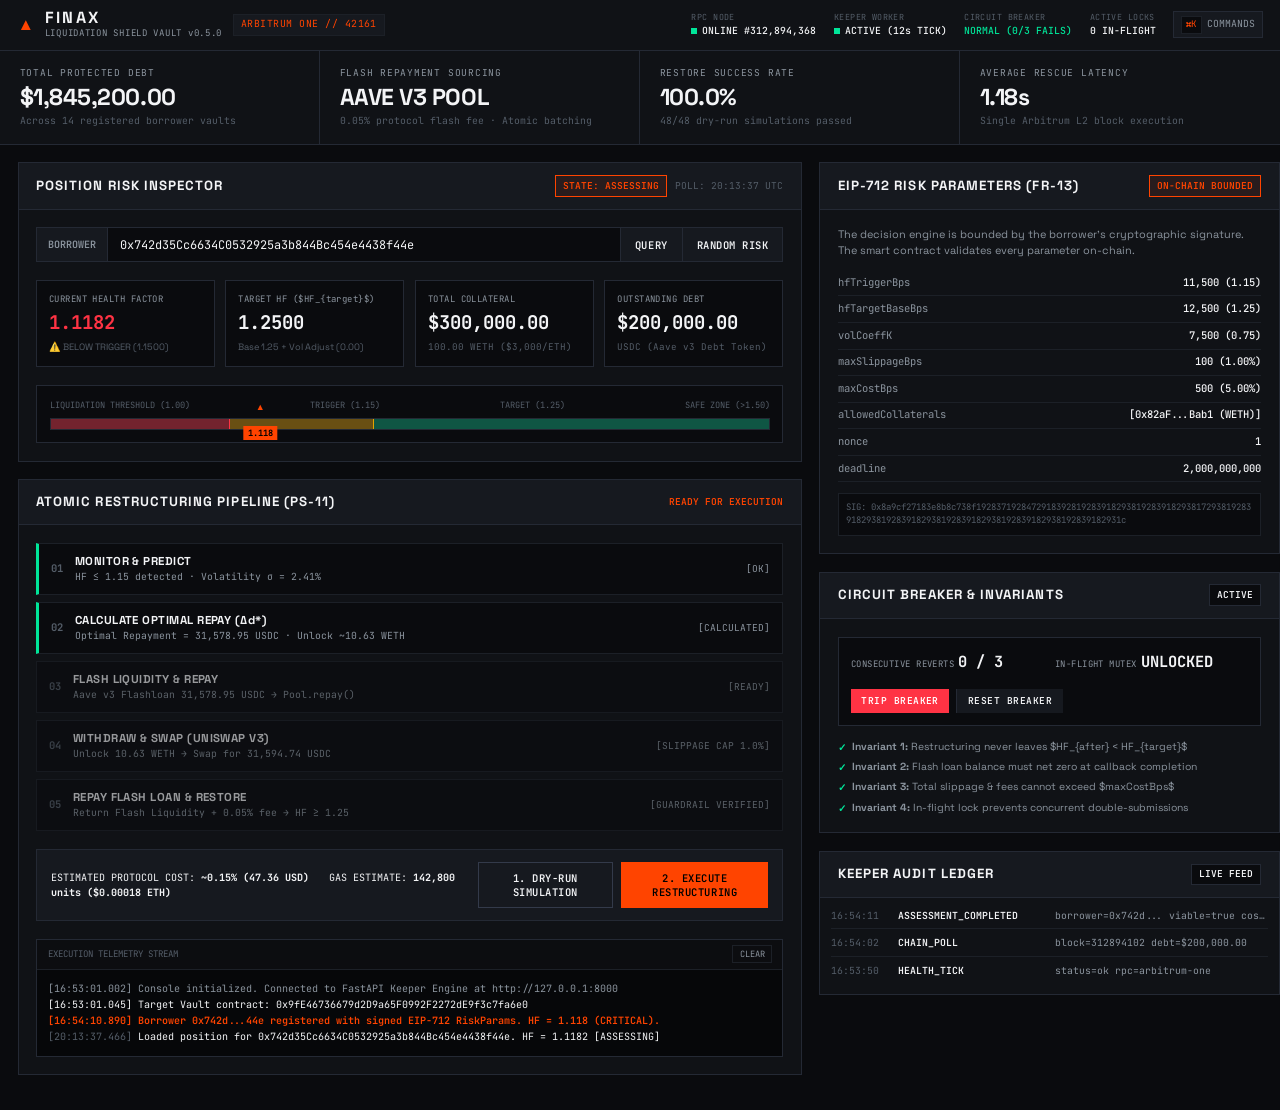
<file: frontend-archive/dark.html>
<!DOCTYPE html>
<html lang="en">
<head>
  <meta charset="UTF-8" />
  <meta name="viewport" content="width=device-width, initial-scale=1.0" />
  <title>FINAX // Automated Liquidation Shield & Flash-Repayment Console</title>
  <!-- Distinct Technical Typography: Space Grotesk (Display) + JetBrains Mono (Data/Code) -->
  <link rel="preconnect" href="https://fonts.googleapis.com" />
  <link rel="preconnect" href="https://fonts.gstatic.com" crossorigin />
  <link href="https://fonts.googleapis.com/css2?family=JetBrains+Mono:ital,wght@0,300;0,400;0,500;0,700;1,400&family=Space+Grotesk:wght@400;500;600;700&display=swap" rel="stylesheet" />
  <link rel="stylesheet" href="dark.css" />
</head>
<body>

  <!-- Top Operator Bar -->
  <header class="operator-bar">
    <div class="brand-zone">
      <div class="brand-glyph">▲</div>
      <div class="brand-title">
        <span class="brand-name">FINAX</span>
        <span class="brand-sub">LIQUIDATION SHIELD VAULT v0.5.0</span>
      </div>
      <div class="target-chain-tag">ARBITRUM ONE // 42161</div>
    </div>

    <div class="system-status-ribbon">
      <div class="status-cell">
        <span class="cell-label">RPC NODE</span>
        <span class="cell-val status-online" id="status-rpc"><span class="dot"></span> ONLINE #312,894,102</span>
      </div>
      <div class="status-cell">
        <span class="cell-label">KEEPER WORKER</span>
        <span class="cell-val status-online" id="status-worker"><span class="dot"></span> ACTIVE (12s TICK)</span>
      </div>
      <div class="status-cell">
        <span class="cell-label">CIRCUIT BREAKER</span>
        <span class="cell-val status-safe" id="status-breaker">NORMAL (0/3 FAILS)</span>
      </div>
      <div class="status-cell">
        <span class="cell-label">ACTIVE LOCKS</span>
        <span class="cell-val" id="status-locks">0 IN-FLIGHT</span>
      </div>
      <div class="status-cell shortcut-cell" onclick="openCmdPalette()">
        <kbd>⌘K</kbd> COMMANDS
      </div>
    </div>
  </header>

  <!-- Metrics Banner (Strict 1px solid, Asymmetric Density) -->
  <section class="kpi-banner">
    <div class="kpi-item">
      <div class="kpi-label">TOTAL PROTECTED DEBT</div>
      <div class="kpi-number" id="kpi-debt">$1,845,200.00</div>
      <div class="kpi-sub">Across 14 registered borrower vaults</div>
    </div>
    <div class="kpi-item">
      <div class="kpi-label">FLASH REPAYMENT SOURCING</div>
      <div class="kpi-number">AAVE V3 POOL</div>
      <div class="kpi-sub">0.05% protocol flash fee · Atomic batching</div>
    </div>
    <div class="kpi-item">
      <div class="kpi-label">RESTORE SUCCESS RATE</div>
      <div class="kpi-number text-accent">100.0%</div>
      <div class="kpi-sub">48/48 dry-run simulations passed</div>
    </div>
    <div class="kpi-item">
      <div class="kpi-label">AVERAGE RESCUE LATENCY</div>
      <div class="kpi-number">1.18s</div>
      <div class="kpi-sub">Single Arbitrum L2 block execution</div>
    </div>
  </section>

  <!-- Main Asymmetric Grid -->
  <main class="grid-container">

    <!-- LEFT COLUMN: Position Inspector & Restructuring Engine (62%) -->
    <div class="column-left">

      <!-- Borrower Account Cockpit -->
      <div class="panel">
        <div class="panel-header">
          <div class="panel-title">POSITION RISK INSPECTOR</div>
          <div class="panel-actions">
            <span class="badge" id="position-state-badge">STATE: ASSESSING</span>
            <span class="timestamp-tag" id="last-poll-time">POLL: 16:54:10 UTC</span>
          </div>
        </div>

        <div class="panel-body">
          <!-- Borrower Selector Form -->
          <div class="address-input-bar">
            <div class="input-prefix">BORROWER</div>
            <input type="text" id="borrower-input" class="mono-input" value="0x742d35Cc6634C0532925a3b844Bc454e4438f44e" spellcheck="false" />
            <button class="btn btn-secondary" onclick="loadPosition()">QUERY</button>
            <button class="btn btn-secondary" onclick="generateSimulatedPosition()">RANDOM RISK</button>
          </div>

          <!-- Position Telemetry Grid -->
          <div class="telemetry-grid">
            <div class="telemetry-box">
              <span class="t-label">CURRENT HEALTH FACTOR</span>
              <span class="t-val t-danger" id="current-hf">1.1182</span>
              <span class="t-sub text-danger">⚠️ BELOW TRIGGER (1.1500)</span>
            </div>

            <div class="telemetry-box">
              <span class="t-label">TARGET HF ($HF_{target}$)</span>
              <span class="t-val text-accent" id="target-hf">1.2500</span>
              <span class="t-sub">Base 1.25 + Vol Adjust (0.00)</span>
            </div>

            <div class="telemetry-box">
              <span class="t-label">TOTAL COLLATERAL</span>
              <span class="t-val" id="collateral-usd">$300,000.00</span>
              <span class="t-sub mono" id="collateral-asset-info">100.00 WETH ($3,000/ETH)</span>
            </div>

            <div class="telemetry-box">
              <span class="t-label">OUTSTANDING DEBT</span>
              <span class="t-val" id="debt-usd">$200,000.00</span>
              <span class="t-sub mono">USDC (Aave v3 Debt Token)</span>
            </div>
          </div>

          <!-- Real-time Health Factor Visual Gauge -->
          <div class="gauge-section">
            <div class="gauge-meta">
              <span>LIQUIDATION THRESHOLD (1.00)</span>
              <span>TRIGGER (1.15)</span>
              <span>TARGET (1.25)</span>
              <span>SAFE ZONE (>1.50)</span>
            </div>
            <div class="gauge-bar-track">
              <div class="gauge-zone zone-danger" style="width: 25%;"></div>
              <div class="gauge-zone zone-warning" style="width: 20%;"></div>
              <div class="gauge-zone zone-safe" style="width: 55%;"></div>
              <!-- Marker for current HF -->
              <div class="gauge-marker" id="hf-marker" style="left: 28%;" title="Current HF: 1.118">
                <div class="marker-arrow">▲</div>
                <div class="marker-tag">1.118</div>
              </div>
            </div>
          </div>

        </div>
      </div>

      <!-- Autonomous Atomic Restructuring Pipeline -->
      <div class="panel">
        <div class="panel-header">
          <div class="panel-title">ATOMIC RESTRUCTURING PIPELINE (PS-11)</div>
          <div class="pipeline-status-tag" id="pipeline-status">READY FOR EXECUTION</div>
        </div>

        <div class="panel-body">
          <div class="flow-container">
            <div class="flow-step completed" id="step-1">
              <div class="step-num">01</div>
              <div class="step-content">
                <div class="step-title">MONITOR & PREDICT</div>
                <div class="step-desc">HF ≤ 1.15 detected · Volatility σ = 2.41%</div>
              </div>
              <div class="step-badge">[OK]</div>
            </div>

            <div class="flow-step completed" id="step-2">
              <div class="step-num">02</div>
              <div class="step-content">
                <div class="step-title">CALCULATE OPTIMAL REPAY (Δd*)</div>
                <div class="step-desc" id="optimal-repay-desc">Optimal Repayment = 31,578.95 USDC</div>
              </div>
              <div class="step-badge">[CALCULATED]</div>
            </div>

            <div class="flow-step pending" id="step-3">
              <div class="step-num">03</div>
              <div class="step-content">
                <div class="step-title">FLASH LIQUIDITY & REPAY</div>
                <div class="step-desc">Aave v3 Flashloan 31,578.95 USDC → Pool.repay()</div>
              </div>
              <div class="step-badge">[READY]</div>
            </div>

            <div class="flow-step pending" id="step-4">
              <div class="step-num">04</div>
              <div class="step-content">
                <div class="step-title">WITHDRAW & SWAP (UNISWAP V3)</div>
                <div class="step-desc">Unlock 10.63 WETH → Swap for 31,594.74 USDC</div>
              </div>
              <div class="step-badge">[SLIPPAGE CAP 1.0%]</div>
            </div>

            <div class="flow-step pending" id="step-5">
              <div class="step-num">05</div>
              <div class="step-content">
                <div class="step-title">REPAY FLASH LOAN & RESTORE</div>
                <div class="step-desc">Return Flash Liquidity + 0.05% fee → HF ≥ 1.25</div>
              </div>
              <div class="step-badge">[GUARDRAIL VERIFIED]</div>
            </div>
          </div>

          <!-- Execution Controls -->
          <div class="execution-action-bar">
            <div class="execution-params-summary">
              <span class="text-label">ESTIMATED PROTOCOL COST:</span>
              <strong class="text-val">~0.15% (47.36 USD)</strong>
              <span class="text-label" style="margin-left: 1rem;">GAS ESTIMATE:</span>
              <strong class="text-val">142,800 units ($0.00018 ETH)</strong>
            </div>

            <div class="action-btn-group">
              <button class="btn btn-outline" id="btn-assess" onclick="triggerDryRun()">1. DRY-RUN SIMULATION</button>
              <button class="btn btn-primary" id="btn-protect" onclick="executeProtection()">2. EXECUTE RESTRUCTURING</button>
            </div>
          </div>

          <!-- Simulation & Execution Output Console -->
          <div class="console-box" id="exec-console">
            <div class="console-header">
              <span>EXECUTION TELEMETRY STREAM</span>
              <button class="btn-xs" onclick="clearConsole()">CLEAR</button>
            </div>
            <div class="console-logs mono" id="console-logs">
              <div class="log-line text-muted">[16:53:01.002] Console initialized. Connected to FastAPI Keeper Engine at http://127.0.0.1:8000</div>
              <div class="log-line">[16:53:01.045] Target Vault contract: 0x9fE46736679d2D9a65F0992F2272dE9f3c7fa6e0</div>
              <div class="log-line text-accent">[16:54:10.890] Borrower 0x742d...44e registered with signed EIP-712 RiskParams. HF = 1.118 (CRITICAL).</div>
            </div>
          </div>

        </div>
      </div>

    </div>

    <!-- RIGHT COLUMN: EIP-712 Guardrails, Breaker & Keeper Log (38%) -->
    <div class="column-right">

      <!-- Borrower Guardrail Authorization (EIP-712) -->
      <div class="panel">
        <div class="panel-header">
          <div class="panel-title">EIP-712 RISK PARAMETERS (FR-13)</div>
          <span class="badge badge-accent">ON-CHAIN BOUNDED</span>
        </div>

        <div class="panel-body">
          <div class="card-info-text">
            The decision engine is bounded by the borrower's cryptographic signature. The smart contract validates every parameter on-chain.
          </div>

          <div class="param-row-dense">
            <span class="p-key">hfTriggerBps</span>
            <span class="p-val mono">11,500 (1.15)</span>
          </div>
          <div class="param-row-dense">
            <span class="p-key">hfTargetBaseBps</span>
            <span class="p-val mono">12,500 (1.25)</span>
          </div>
          <div class="param-row-dense">
            <span class="p-key">volCoeffK</span>
            <span class="p-val mono">7,500 (0.75)</span>
          </div>
          <div class="param-row-dense">
            <span class="p-key">maxSlippageBps</span>
            <span class="p-val mono">100 (1.00%)</span>
          </div>
          <div class="param-row-dense">
            <span class="p-key">maxCostBps</span>
            <span class="p-val mono">500 (5.00%)</span>
          </div>
          <div class="param-row-dense">
            <span class="p-key">allowedCollaterals</span>
            <span class="p-val mono">[0x82aF...Bab1 (WETH)]</span>
          </div>
          <div class="param-row-dense">
            <span class="p-key">nonce</span>
            <span class="p-val mono">1</span>
          </div>
          <div class="param-row-dense">
            <span class="p-key">deadline</span>
            <span class="p-val mono">2,000,000,000</span>
          </div>

          <div class="sig-display mono" id="sig-display">
            SIG: 0x8a9cf27183e8b8c738f19283719284729183928192839182938192839182938172938192839182938192839182938192839182938192839182938192839182931c
          </div>
        </div>
      </div>

      <!-- Circuit Breaker & Safety Invariants -->
      <div class="panel">
        <div class="panel-header">
          <div class="panel-title">CIRCUIT BREAKER & INVARIANTS</div>
          <span class="badge" id="breaker-status-badge">ACTIVE</span>
        </div>

        <div class="panel-body">
          <div class="breaker-controls">
            <div class="breaker-stat">
              <span class="t-label">CONSECUTIVE REVERTS</span>
              <span class="b-val mono" id="consecutive-fails">0 / 3</span>
            </div>
            <div class="breaker-stat">
              <span class="t-label">IN-FLIGHT MUTEX</span>
              <span class="b-val mono" id="mutex-status">UNLOCKED</span>
            </div>
            <div class="breaker-btn-wrap">
              <button class="btn btn-danger btn-sm" onclick="tripBreaker()">TRIP BREAKER</button>
              <button class="btn btn-secondary btn-sm" onclick="resetBreaker()">RESET BREAKER</button>
            </div>
          </div>

          <div class="invariants-list">
            <div class="inv-item">
              <span class="inv-check">✓</span>
              <span><strong>Invariant 1:</strong> Restructuring never leaves $HF_{after} < HF_{target}$</span>
            </div>
            <div class="inv-item">
              <span class="inv-check">✓</span>
              <span><strong>Invariant 2:</strong> Flash loan balance must net zero at callback completion</span>
            </div>
            <div class="inv-item">
              <span class="inv-check">✓</span>
              <span><strong>Invariant 3:</strong> Total slippage & fees cannot exceed $maxCostBps$</span>
            </div>
            <div class="inv-item">
              <span class="inv-check">✓</span>
              <span><strong>Invariant 4:</strong> In-flight lock prevents concurrent double-submissions</span>
            </div>
          </div>
        </div>
      </div>

      <!-- Real-time Keeper Event Log -->
      <div class="panel">
        <div class="panel-header">
          <div class="panel-title">KEEPER AUDIT LEDGER</div>
          <span class="badge">LIVE FEED</span>
        </div>
        <div class="panel-body ledger-body mono" id="audit-ledger">
          <div class="ledger-row">
            <span class="l-time">16:54:11</span>
            <span class="l-event text-accent">ASSESSMENT_COMPLETED</span>
            <span class="l-detail">borrower=0x742d... viable=true cost=15bps</span>
          </div>
          <div class="ledger-row">
            <span class="l-time">16:54:02</span>
            <span class="l-event">CHAIN_POLL</span>
            <span class="l-detail">block=312894102 debt=$200,000.00</span>
          </div>
          <div class="ledger-row">
            <span class="l-time">16:53:50</span>
            <span class="l-event">HEALTH_TICK</span>
            <span class="l-detail">status=ok rpc=arbitrum-one</span>
          </div>
        </div>
      </div>

    </div>

  </main>

  <!-- Command Palette Modal (⌘K) -->
  <div class="modal-overlay" id="cmd-modal" onclick="closeCmdPalette(event)">
    <div class="cmd-palette-box">
      <div class="cmd-search-wrap">
        <span class="cmd-prompt">▲</span>
        <input type="text" id="cmd-input" placeholder="Type a command or address..." autofocus />
        <span class="cmd-esc">ESC</span>
      </div>
      <div class="cmd-results">
        <div class="cmd-item" onclick="executeCmd('load-at-risk')">
          <span class="cmd-name">Load At-Risk Borrower (HF = 1.118)</span>
          <span class="cmd-key">0x742d...44e</span>
        </div>
        <div class="cmd-item" onclick="executeCmd('load-healthy')">
          <span class="cmd-name">Load Healthy Borrower (HF = 1.620)</span>
          <span class="cmd-key">0x12a9...3b9</span>
        </div>
        <div class="cmd-item" onclick="executeCmd('run-sim')">
          <span class="cmd-name">Trigger Dry-run Simulation</span>
          <span class="cmd-key">POST /assessment</span>
        </div>
        <div class="cmd-item" onclick="executeCmd('execute-restructure')">
          <span class="cmd-name">Execute Full Restructuring</span>
          <span class="cmd-key">POST /protect</span>
        </div>
        <div class="cmd-item" onclick="executeCmd('reset-breaker')">
          <span class="cmd-name">Reset Circuit Breaker</span>
          <span class="cmd-key">POST /breaker/reset</span>
        </div>
      </div>
    </div>
  </div>

  <script src="dark.js"></script>
</body>
</html>
</file>
<file: frontend-archive/dark.css>
/* ==========================================================================
   FINAX // LIQUIDATION SHIELD FRONTEND DESIGN SYSTEM
   - Strict palette: 1 Solid Background (#0a0b0e), 1 Primary Text (#f3f4f6), 1 Sharp Accent (#ff4400)
   - Zero box-shadows, 100% crisp 1px solid borders (#1e222b)
   - Type: Space Grotesk (Headers/Display) + JetBrains Mono (Technical Figures/Data)
   - Dense asymmetric cockpit layout, zero generic AI blobs
   ========================================================================== */

:root {
  --bg-main: #0a0b0e;
  --bg-surface: #101216;
  --bg-surface-elevated: #16191f;
  --bg-surface-hover: #1c2028;

  --text-primary: #f3f4f6;
  --text-muted: #8b949e;
  --text-dim: #545d68;

  --accent-primary: #ff4400;       /* Blaze Signal Orange */
  --accent-primary-hover: #ff5511;
  --accent-bg-subtle: rgba(255, 68, 0, 0.08);

  --color-safe: #00e599;          /* Crisp Emerald for invariants/healthy */
  --color-danger: #ff3344;        /* Critical liquidation risk */
  --color-warning: #e5a100;       /* Watch zone */

  --border-subtle: 1px solid #1c2027;
  --border-default: 1px solid #242934;
  --border-strong: 1px solid #333a4a;
  --border-accent: 1px solid #ff4400;

  --font-display: "Space Grotesk", -apple-system, BlinkMacSystemFont, sans-serif;
  --font-mono: "JetBrains Mono", ui-monospace, SFMono-Regular, monospace;
}

/* Reset & Box Sizing */
*, *::before, *::after {
  box-sizing: border-box;
  margin: 0;
  padding: 0;
}

html, body {
  background-color: var(--bg-main);
  color: var(--text-primary);
  font-family: var(--font-display);
  font-size: 14px;
  line-height: 1.5;
  -webkit-font-smoothing: antialiased;
  -moz-osx-font-smoothing: grayscale;
  min-height: 100vh;
}

/* Base Helpers */
.mono { font-family: var(--font-mono); }
.text-muted { color: var(--text-muted); }
.text-dim { color: var(--text-dim); }
.text-accent { color: var(--accent-primary); font-weight: 600; }
.text-danger { color: var(--color-danger); }
.text-safe { color: var(--color-safe); }

/* Top Operator Bar */
.operator-bar {
  background-color: var(--bg-surface);
  border-bottom: var(--border-default);
  display: flex;
  justify-content: space-between;
  align-items: center;
  padding: 0.65rem 1.25rem;
}

.brand-zone {
  display: flex;
  align-items: center;
  gap: 0.75rem;
}

.brand-glyph {
  color: var(--accent-primary);
  font-size: 1.2rem;
  font-weight: 900;
  line-height: 1;
}

.brand-title {
  display: flex;
  flex-direction: column;
}

.brand-name {
  font-size: 1.15rem;
  font-weight: 700;
  letter-spacing: 0.15em;
  color: var(--text-primary);
  line-height: 1.1;
}

.brand-sub {
  font-family: var(--font-mono);
  font-size: 0.65rem;
  color: var(--text-muted);
  letter-spacing: 0.08em;
}

.target-chain-tag {
  font-family: var(--font-mono);
  font-size: 0.7rem;
  color: var(--accent-primary);
  background: var(--bg-surface-elevated);
  border: var(--border-subtle);
  padding: 0.2rem 0.5rem;
  letter-spacing: 0.05em;
}

.system-status-ribbon {
  display: flex;
  align-items: center;
  gap: 1.25rem;
}

.status-cell {
  display: flex;
  flex-direction: column;
  font-family: var(--font-mono);
  font-size: 0.7rem;
}

.cell-label {
  color: var(--text-dim);
  font-size: 0.6rem;
  letter-spacing: 0.05em;
}

.cell-val {
  color: var(--text-primary);
  font-weight: 500;
  display: flex;
  align-items: center;
  gap: 0.35rem;
}

.status-online .dot {
  display: inline-block;
  width: 6px;
  height: 6px;
  background-color: var(--color-safe);
}

.status-safe {
  color: var(--color-safe);
}

.shortcut-cell {
  background: var(--bg-surface-elevated);
  border: var(--border-default);
  padding: 0.25rem 0.5rem;
  cursor: pointer;
  flex-direction: row;
  align-items: center;
  gap: 0.35rem;
  color: var(--text-muted);
}

.shortcut-cell:hover {
  border-color: var(--accent-primary);
  color: var(--text-primary);
}

kbd {
  font-family: var(--font-mono);
  background: var(--bg-main);
  border: var(--border-subtle);
  padding: 0.1rem 0.3rem;
  font-size: 0.65rem;
  color: var(--accent-primary);
}

/* KPI Banner (4 Asymmetric blocks, 1px solid grid) */
.kpi-banner {
  display: grid;
  grid-template-columns: repeat(4, 1fr);
  background-color: var(--bg-main);
  border-bottom: var(--border-default);
}

.kpi-item {
  background-color: var(--bg-surface);
  border-right: var(--border-default);
  padding: 1.1rem 1.4rem;
}

.kpi-item:last-child {
  border-right: none;
}

.kpi-label {
  font-family: var(--font-mono);
  font-size: 0.68rem;
  letter-spacing: 0.08em;
  color: var(--text-muted);
  margin-bottom: 0.25rem;
}

.kpi-number {
  font-size: 1.65rem;
  font-weight: 700;
  font-family: var(--font-display);
  letter-spacing: -0.02em;
  color: var(--text-primary);
  line-height: 1.15;
}

.kpi-sub {
  font-family: var(--font-mono);
  font-size: 0.7rem;
  color: var(--text-dim);
  margin-top: 0.25rem;
}

/* Main Grid Layout */
.grid-container {
  display: grid;
  grid-template-columns: 63% 37%;
  padding: 1.25rem;
  gap: 1.25rem;
  max-width: 1720px;
  margin: 0 auto;
}

/* Panels */
.panel {
  background-color: var(--bg-surface);
  border: var(--border-default);
  margin-bottom: 1.25rem;
}

.panel-header {
  display: flex;
  justify-content: space-between;
  align-items: center;
  padding: 0.85rem 1.25rem;
  border-bottom: var(--border-default);
  background-color: var(--bg-surface-elevated);
}

.panel-title {
  font-size: 0.95rem;
  font-weight: 700;
  letter-spacing: 0.08em;
  color: var(--text-primary);
}

.panel-actions {
  display: flex;
  align-items: center;
  gap: 0.6rem;
}

.panel-body {
  padding: 1.25rem;
}

/* Badges */
.badge {
  font-family: var(--font-mono);
  font-size: 0.68rem;
  font-weight: 600;
  padding: 0.2rem 0.5rem;
  background: var(--bg-main);
  border: var(--border-default);
  color: var(--text-primary);
}

.badge-accent {
  border-color: var(--accent-primary);
  color: var(--accent-primary);
  background: var(--accent-bg-subtle);
}

.timestamp-tag {
  font-family: var(--font-mono);
  font-size: 0.68rem;
  color: var(--text-dim);
}

/* Form & Input Controls */
.address-input-bar {
  display: flex;
  border: var(--border-default);
  margin-bottom: 1.25rem;
  background-color: var(--bg-main);
}

.input-prefix {
  font-family: var(--font-mono);
  font-size: 0.72rem;
  font-weight: 600;
  color: var(--text-muted);
  background: var(--bg-surface-elevated);
  border-right: var(--border-default);
  padding: 0.6rem 0.8rem;
  display: flex;
  align-items: center;
}

.mono-input {
  flex: 1;
  background: transparent;
  border: none;
  color: var(--text-primary);
  font-family: var(--font-mono);
  font-size: 0.85rem;
  padding: 0.6rem 0.85rem;
  outline: none;
}

.mono-input:focus {
  background-color: var(--bg-surface);
}

/* Buttons */
.btn {
  font-family: var(--font-mono);
  font-size: 0.75rem;
  font-weight: 600;
  letter-spacing: 0.05em;
  padding: 0.6rem 1rem;
  border: none;
  cursor: pointer;
  transition: background-color 0.1s ease;
}

.btn-primary {
  background-color: var(--accent-primary);
  color: #000;
}

.btn-primary:hover {
  background-color: var(--accent-primary-hover);
}

.btn-secondary {
  background-color: var(--bg-surface-elevated);
  border-left: var(--border-default);
  color: var(--text-primary);
}

.btn-secondary:hover {
  background-color: var(--bg-surface-hover);
  color: var(--accent-primary);
}

.btn-outline {
  background: transparent;
  border: var(--border-strong);
  color: var(--text-primary);
}

.btn-outline:hover {
  border-color: var(--text-primary);
}

.btn-danger {
  background: var(--color-danger);
  color: #fff;
}

.btn-sm {
  padding: 0.4rem 0.75rem;
  font-size: 0.68rem;
}

.btn-xs {
  background: transparent;
  border: var(--border-subtle);
  color: var(--text-muted);
  font-family: var(--font-mono);
  font-size: 0.62rem;
  padding: 0.15rem 0.45rem;
  cursor: pointer;
}

.btn-xs:hover {
  color: var(--text-primary);
  border-color: var(--text-primary);
}

/* Telemetry Grid */
.telemetry-grid {
  display: grid;
  grid-template-columns: repeat(4, 1fr);
  gap: 0.75rem;
  margin-bottom: 1.25rem;
}

.telemetry-box {
  background-color: var(--bg-main);
  border: var(--border-default);
  padding: 0.85rem;
  display: flex;
  flex-direction: column;
}

.t-label {
  font-family: var(--font-mono);
  font-size: 0.64rem;
  color: var(--text-muted);
  letter-spacing: 0.05em;
  margin-bottom: 0.2rem;
}

.t-val {
  font-size: 1.35rem;
  font-weight: 700;
  color: var(--text-primary);
  font-family: var(--font-mono);
}

.t-danger {
  color: var(--color-danger);
}

.t-sub {
  font-size: 0.66rem;
  color: var(--text-dim);
  margin-top: 0.25rem;
}

/* Gauge Section */
.gauge-section {
  background-color: var(--bg-main);
  border: var(--border-default);
  padding: 0.9rem;
}

.gauge-meta {
  display: flex;
  justify-content: space-between;
  font-family: var(--font-mono);
  font-size: 0.62rem;
  color: var(--text-dim);
  margin-bottom: 0.45rem;
}

.gauge-bar-track {
  height: 12px;
  display: flex;
  background: #161920;
  border: var(--border-default);
  position: relative;
}

.zone-danger { background-color: rgba(255, 51, 68, 0.4); border-right: 1px solid var(--color-danger); }
.zone-warning { background-color: rgba(229, 161, 0, 0.4); border-right: 1px solid var(--color-warning); }
.zone-safe { background-color: rgba(0, 229, 153, 0.3); }

.gauge-marker {
  position: absolute;
  top: -16px;
  transform: translateX(-50%);
  display: flex;
  flex-direction: column;
  align-items: center;
  transition: left 0.3s cubic-bezier(0.2, 0.8, 0.2, 1);
}

.marker-arrow {
  color: var(--accent-primary);
  font-size: 0.65rem;
  line-height: 1;
}

.marker-tag {
  background: var(--accent-primary);
  color: #000;
  font-family: var(--font-mono);
  font-size: 0.62rem;
  font-weight: 700;
  padding: 0.05rem 0.3rem;
  margin-top: 14px;
}

/* Pipeline Flow */
.pipeline-status-tag {
  font-family: var(--font-mono);
  font-size: 0.68rem;
  color: var(--accent-primary);
  font-weight: 600;
}

.flow-container {
  display: flex;
  flex-direction: column;
  gap: 0.5rem;
  margin-bottom: 1.25rem;
}

.flow-step {
  display: flex;
  align-items: center;
  padding: 0.65rem 0.85rem;
  background-color: var(--bg-main);
  border: var(--border-subtle);
  gap: 0.85rem;
}

.flow-step.completed {
  border-left: 3px solid var(--color-safe);
}

.flow-step.active {
  border-left: 3px solid var(--accent-primary);
  background-color: var(--bg-surface-elevated);
}

.flow-step.pending {
  opacity: 0.6;
}

.step-num {
  font-family: var(--font-mono);
  font-size: 0.75rem;
  font-weight: 700;
  color: var(--text-dim);
}

.step-content {
  flex: 1;
}

.step-title {
  font-size: 0.82rem;
  font-weight: 700;
  letter-spacing: 0.04em;
}

.step-desc {
  font-family: var(--font-mono);
  font-size: 0.7rem;
  color: var(--text-muted);
}

.step-badge {
  font-family: var(--font-mono);
  font-size: 0.68rem;
  color: var(--text-muted);
}

/* Execution Controls & Telemetry Console */
.execution-action-bar {
  display: flex;
  justify-content: space-between;
  align-items: center;
  padding: 0.85rem 1rem;
  background-color: var(--bg-surface-elevated);
  border: var(--border-default);
  margin-bottom: 1.25rem;
}

.execution-params-summary {
  font-family: var(--font-mono);
  font-size: 0.72rem;
}

.action-btn-group {
  display: flex;
  gap: 0.6rem;
}

.console-box {
  background-color: #060709;
  border: var(--border-default);
}

.console-header {
  display: flex;
  justify-content: space-between;
  align-items: center;
  padding: 0.4rem 0.75rem;
  border-bottom: var(--border-subtle);
  background-color: #0c0d10;
  font-family: var(--font-mono);
  font-size: 0.65rem;
  color: var(--text-dim);
}

.console-logs {
  padding: 0.75rem;
  max-height: 180px;
  overflow-y: auto;
  font-size: 0.72rem;
  line-height: 1.6;
}

.log-line {
  word-break: break-all;
}

/* Right Column (Parameters, Invariants, Ledger) */
.card-info-text {
  font-size: 0.78rem;
  color: var(--text-muted);
  margin-bottom: 0.85rem;
  line-height: 1.4;
}

.param-row-dense {
  display: flex;
  justify-content: space-between;
  padding: 0.35rem 0;
  border-bottom: var(--border-subtle);
  font-size: 0.75rem;
}

.param-row-dense:last-of-type {
  border-bottom: none;
}

.p-key {
  font-family: var(--font-mono);
  color: var(--text-muted);
}

.p-val {
  color: var(--text-primary);
  font-weight: 500;
}

.sig-display {
  margin-top: 0.75rem;
  padding: 0.5rem;
  background-color: var(--bg-main);
  border: var(--border-subtle);
  font-size: 0.64rem;
  color: var(--text-dim);
  word-break: break-all;
}

/* Breaker Controls */
.breaker-controls {
  display: grid;
  grid-template-columns: 1fr 1fr;
  gap: 0.75rem;
  background-color: var(--bg-main);
  border: var(--border-default);
  padding: 0.85rem;
  margin-bottom: 1rem;
}

.b-val {
  font-size: 1.1rem;
  font-weight: 700;
}

.breaker-btn-wrap {
  grid-column: span 2;
  display: flex;
  gap: 0.5rem;
  margin-top: 0.4rem;
}

.invariants-list {
  display: flex;
  flex-direction: column;
  gap: 0.45rem;
  font-size: 0.74rem;
}

.inv-item {
  display: flex;
  align-items: flex-start;
  gap: 0.45rem;
  color: var(--text-muted);
  line-height: 1.35;
}

.inv-check {
  color: var(--color-safe);
  font-family: var(--font-mono);
  font-weight: 700;
}

/* Audit Ledger */
.ledger-body {
  padding: 0.75rem;
  max-height: 220px;
  overflow-y: auto;
  display: flex;
  flex-direction: column;
  gap: 0.5rem;
}

.ledger-row {
  display: grid;
  grid-template-columns: 60px 150px 1fr;
  gap: 0.5rem;
  font-size: 0.7rem;
  padding-bottom: 0.35rem;
  border-bottom: var(--border-subtle);
}

.ledger-row:last-child {
  border-bottom: none;
}

.l-time { color: var(--text-dim); }
.l-event { font-weight: 600; color: var(--text-primary); }
.l-detail { color: var(--text-muted); overflow: hidden; text-overflow: ellipsis; white-space: nowrap; }

/* ⌘K Command Palette Modal */
.modal-overlay {
  display: none;
  position: fixed;
  top: 0;
  left: 0;
  width: 100vw;
  height: 100vh;
  background-color: rgba(10, 11, 14, 0.85);
  z-index: 9999;
  justify-content: center;
  align-items: flex-start;
  padding-top: 15vh;
}

.cmd-palette-box {
  background-color: var(--bg-surface);
  border: var(--border-strong);
  width: 100%;
  max-width: 580px;
}

.cmd-search-wrap {
  display: flex;
  align-items: center;
  padding: 0.85rem 1rem;
  border-bottom: var(--border-default);
  background-color: var(--bg-surface-elevated);
  gap: 0.6rem;
}

.cmd-prompt {
  color: var(--accent-primary);
  font-size: 0.9rem;
}

.cmd-search-wrap input {
  flex: 1;
  background: transparent;
  border: none;
  color: var(--text-primary);
  font-family: var(--font-display);
  font-size: 0.95rem;
  outline: none;
}

.cmd-esc {
  font-family: var(--font-mono);
  font-size: 0.65rem;
  color: var(--text-dim);
  background: var(--bg-main);
  border: var(--border-subtle);
  padding: 0.1rem 0.35rem;
}

.cmd-results {
  padding: 0.5rem;
}

.cmd-item {
  display: flex;
  justify-content: space-between;
  align-items: center;
  padding: 0.65rem 0.85rem;
  cursor: pointer;
}

.cmd-item:hover {
  background-color: var(--bg-surface-hover);
}

.cmd-name {
  font-size: 0.82rem;
  font-weight: 500;
}

.cmd-key {
  font-family: var(--font-mono);
  font-size: 0.7rem;
  color: var(--accent-primary);
}

/* Responsive Breakpoints */
@media (max-width: 1200px) {
  .grid-container {
    grid-template-columns: 1fr;
  }
  .kpi-banner {
    grid-template-columns: repeat(2, 1fr);
  }
  .telemetry-grid {
    grid-template-columns: repeat(2, 1fr);
  }
}
</file>
